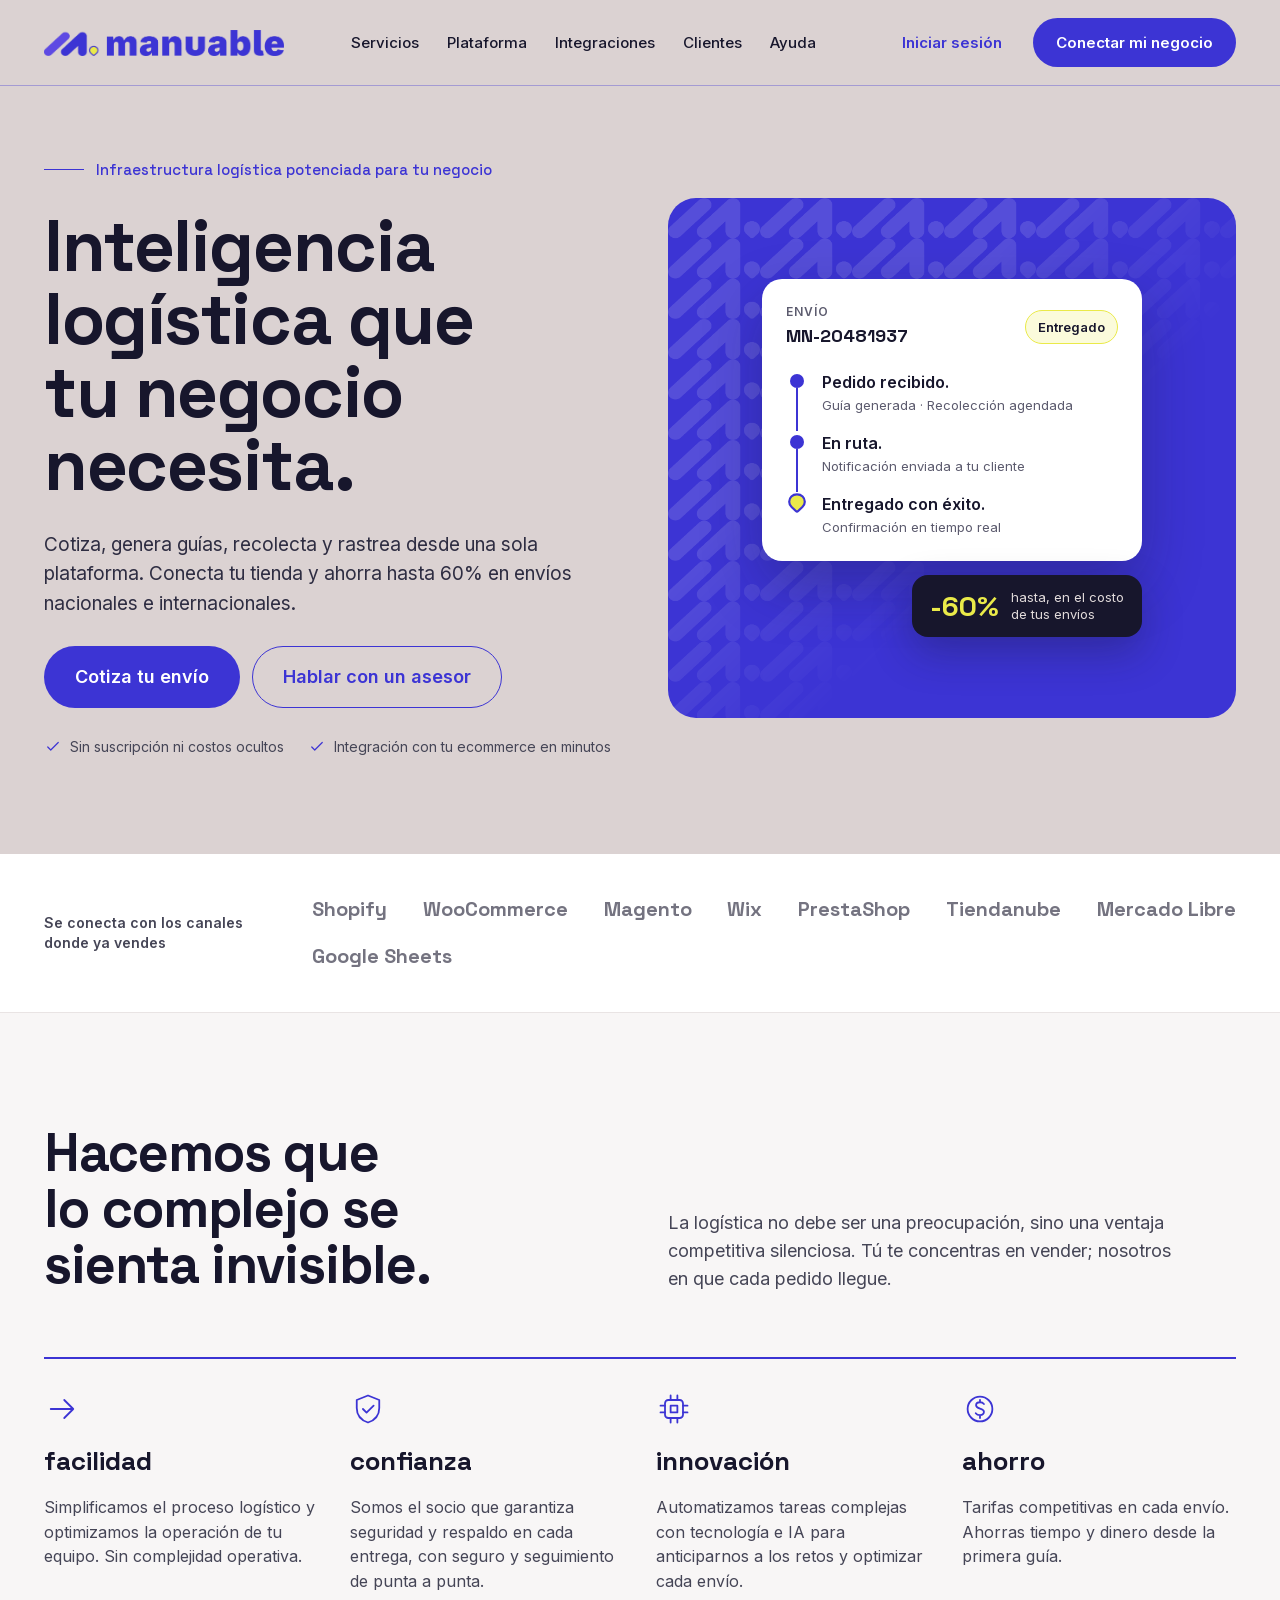
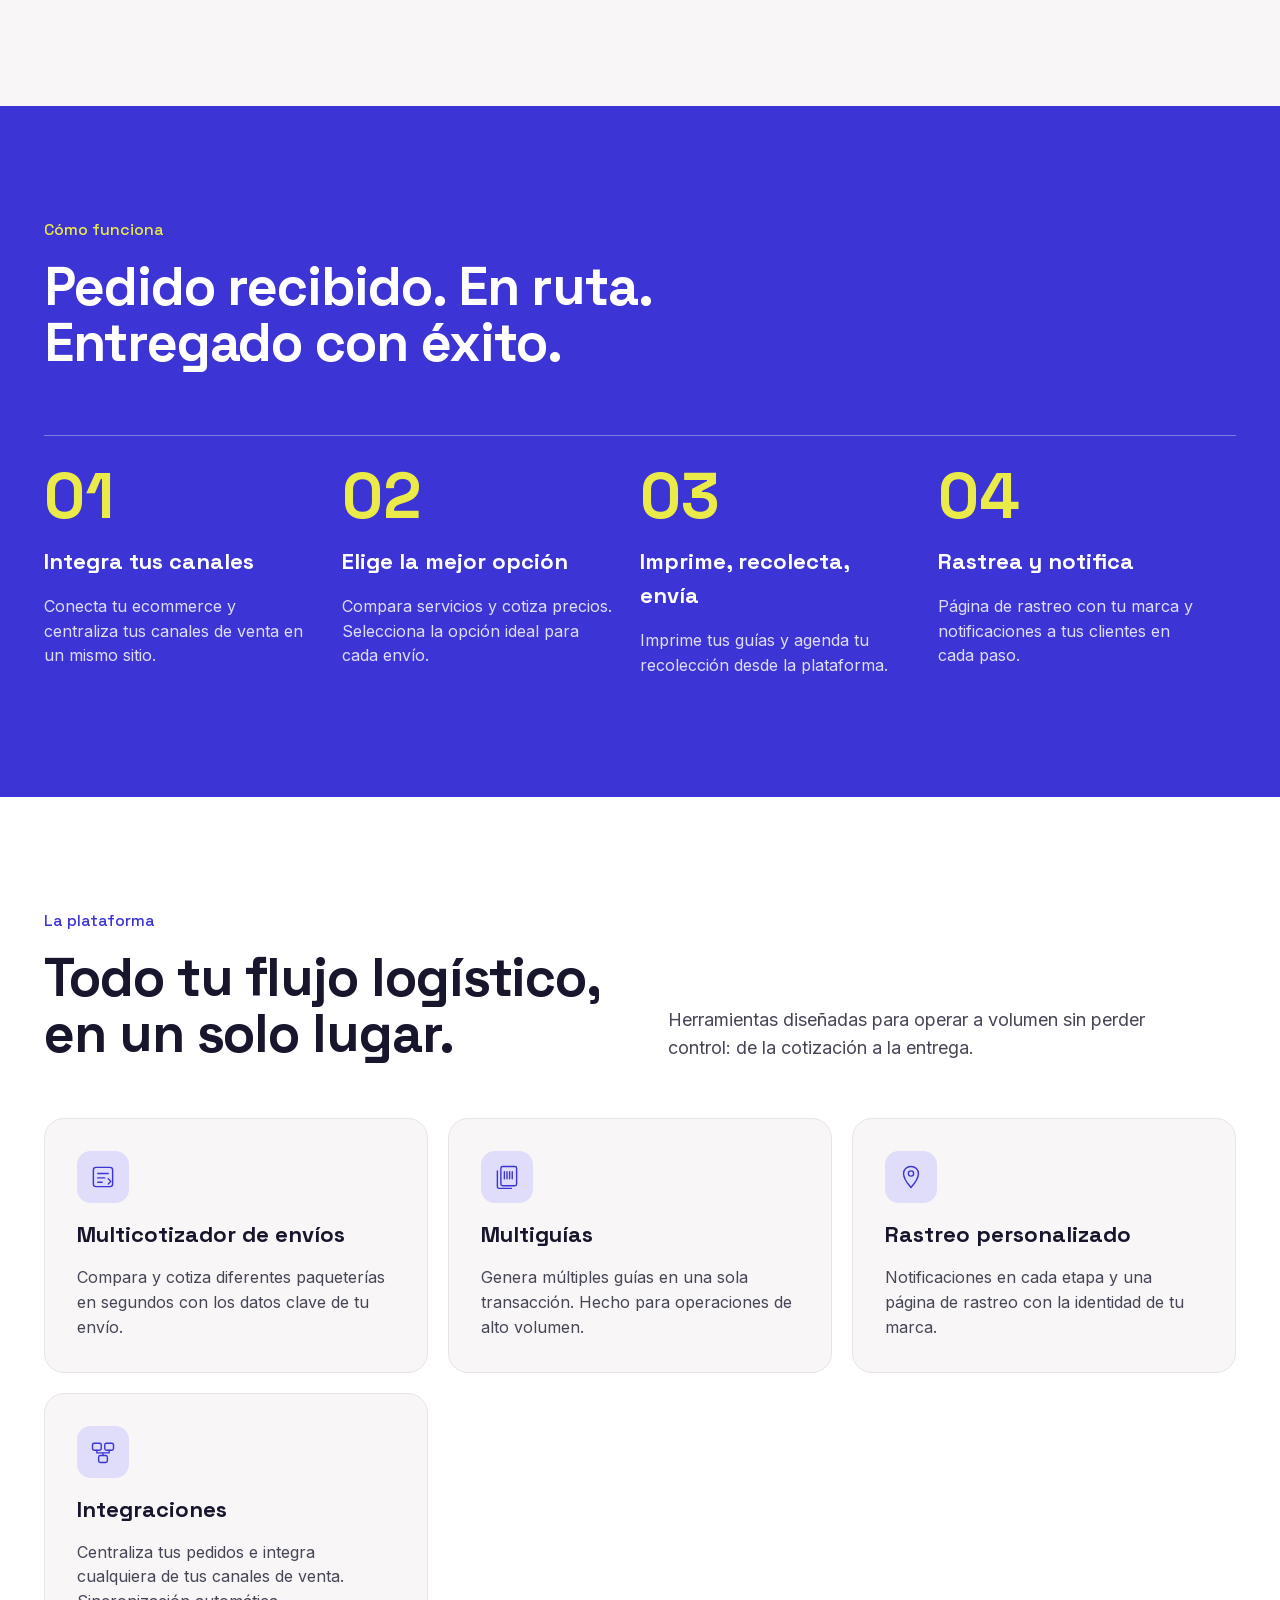
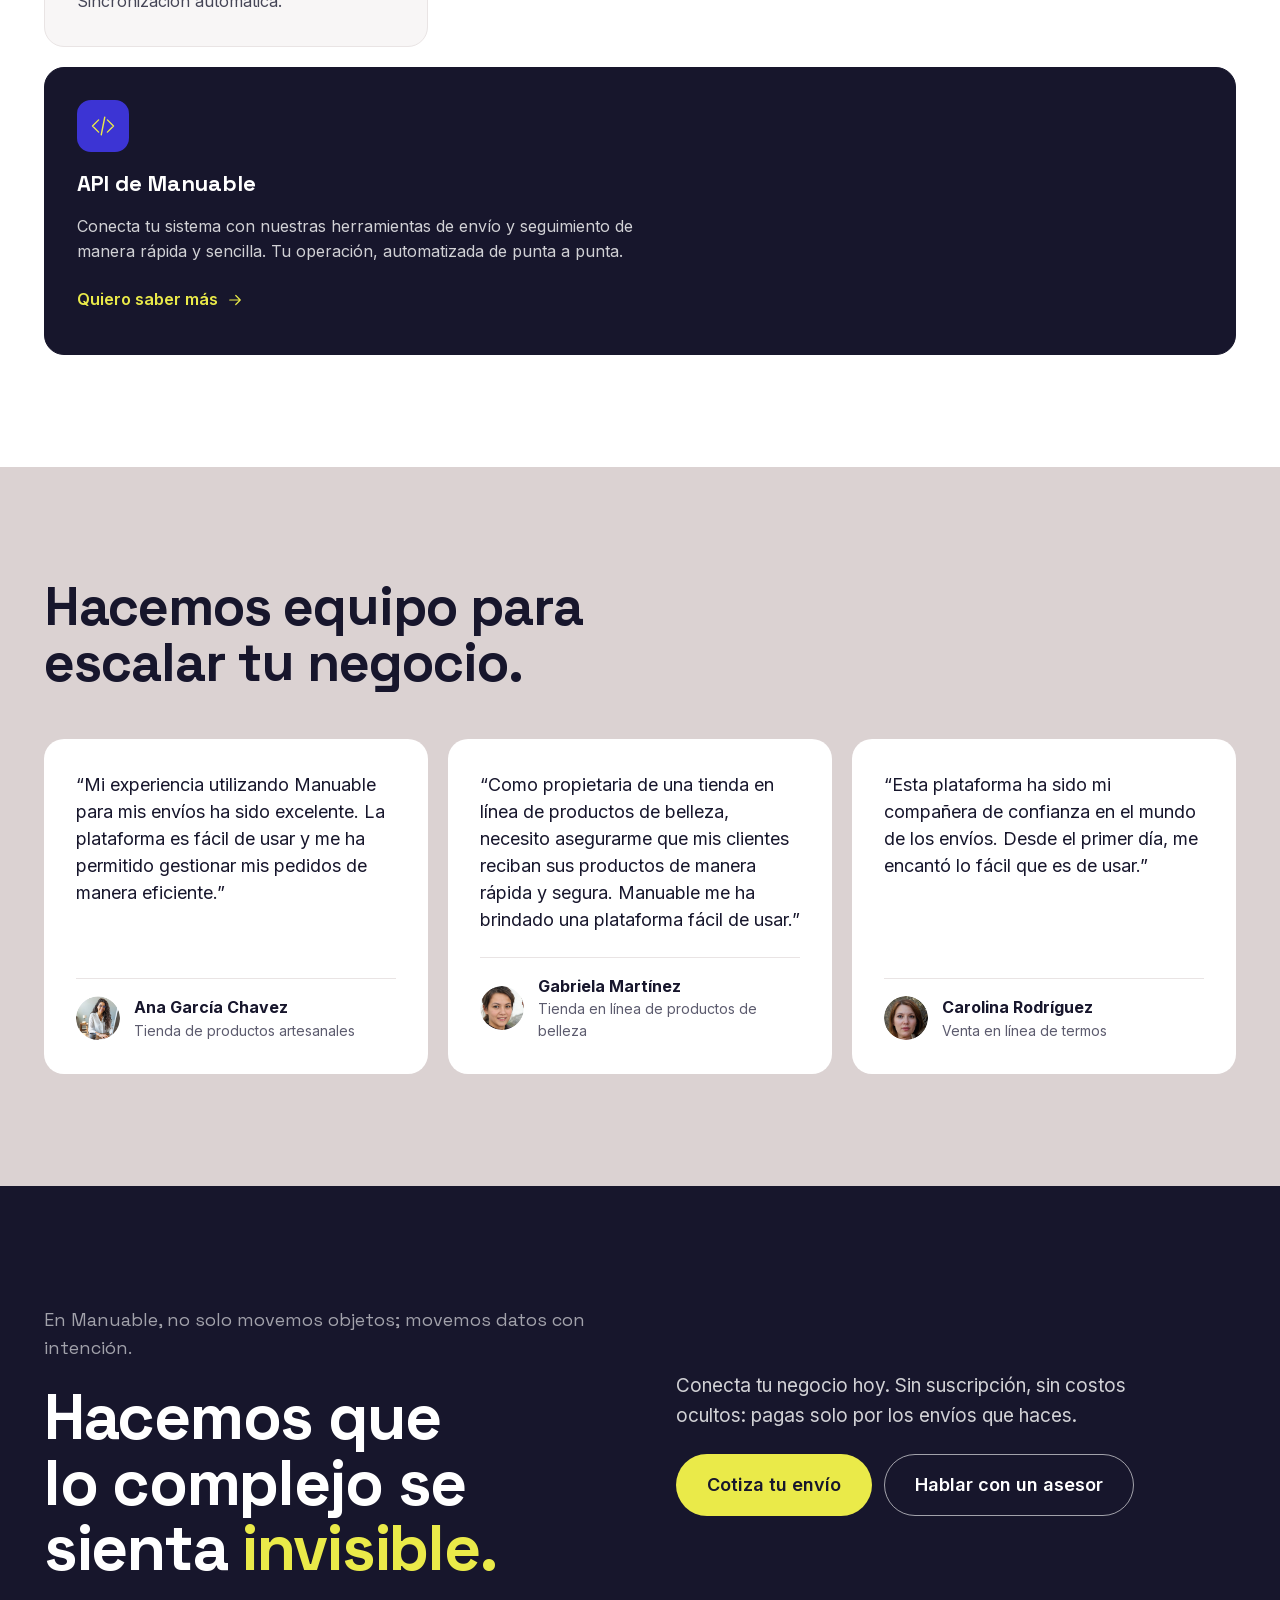
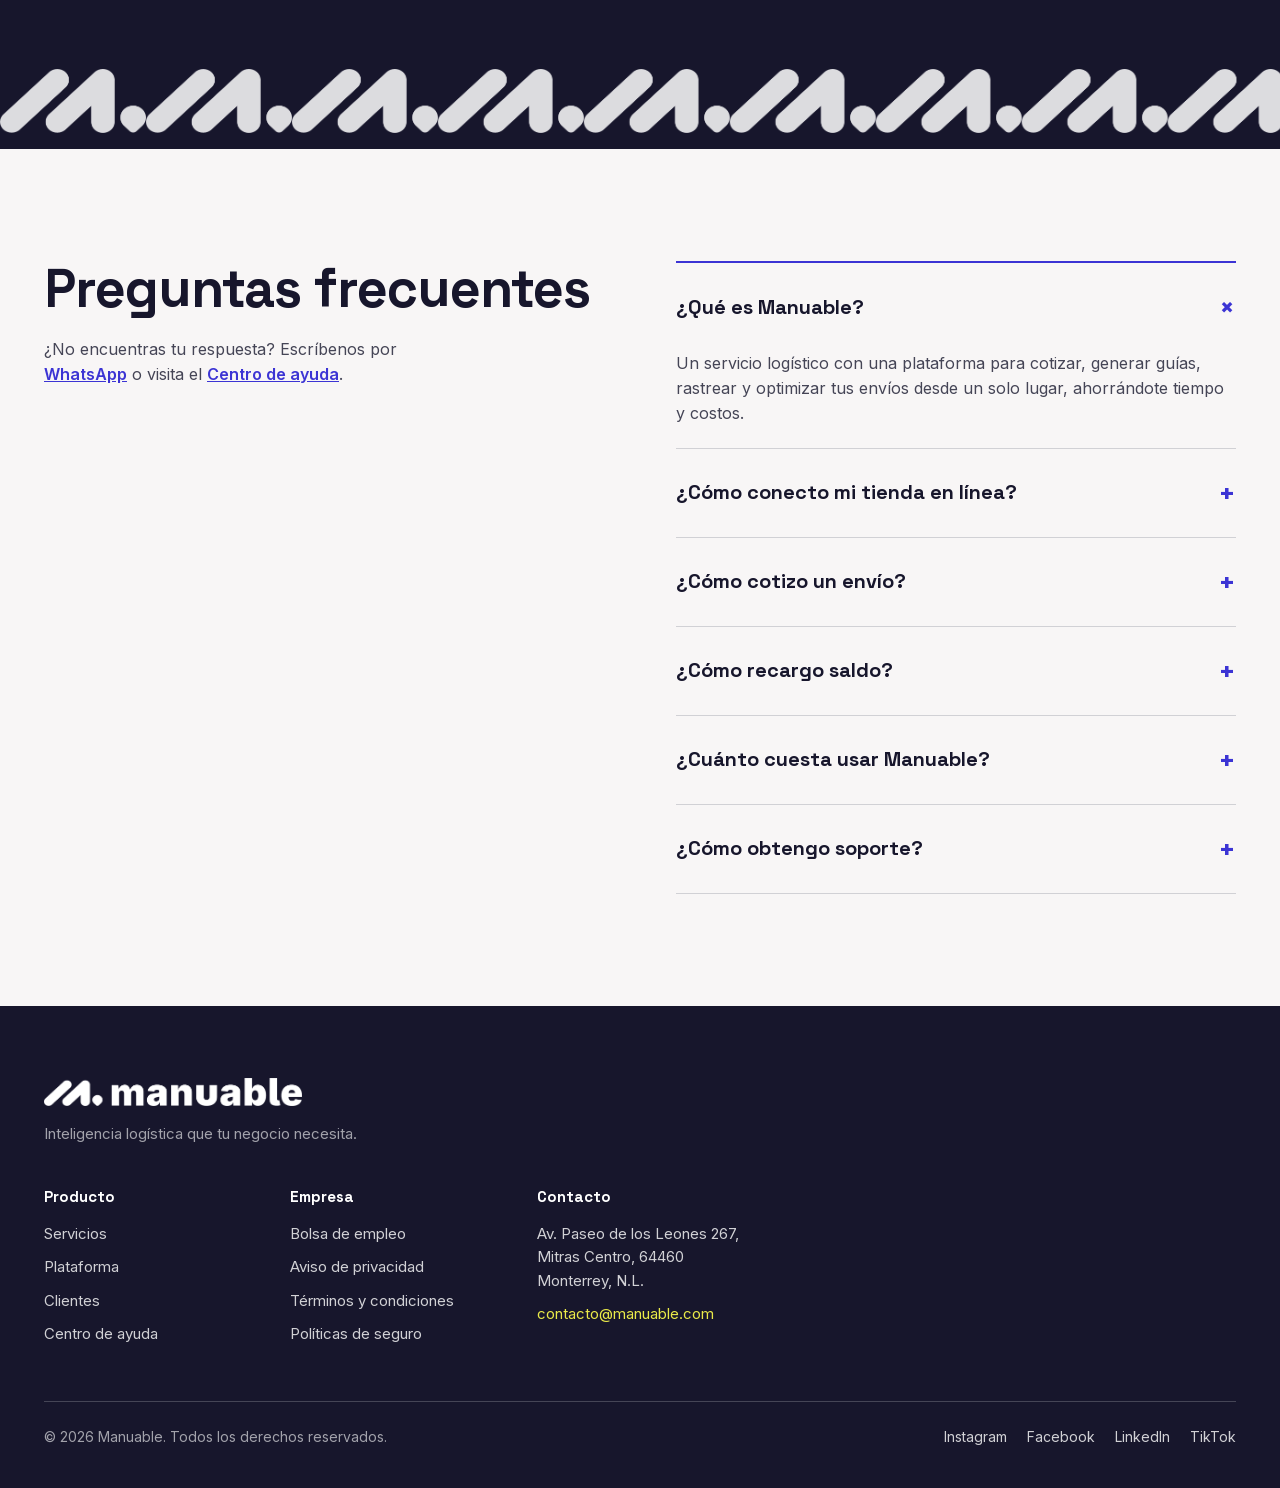
<file: indexv2.html>
<!DOCTYPE html>
<html lang="es">

<head>
  <meta charset="UTF-8">
  <meta http-equiv="X-UA-Compatible" content="IE=edge">
  <meta name="viewport" content="width=device-width, initial-scale=1">
  <meta content="Cotiza, genera guías, recolecta y rastrea desde una sola plataforma. Compara DHL, FedEx, UPS, Redpack y Estafeta y ahorra hasta 60% en tus envíos nacionales e internacionales." name="description">
  <meta content="Envío, Envíos, Cotizar, Cotización, Comparar, API, DHL, FedEx, UPS, Redpack, Estafeta, Paquete, Documento, Nacional, Internacional" name="keywords">
  <meta name="author" content="Manuable">
  <!-- Versión de prueba del rebranding: quitar noindex al publicarla como index.html -->
  <meta name="robots" content="noindex">
  <meta name="theme-color" content="#3C34D4">
  <title>Manuable - Inteligencia logística para tu negocio</title>
  <link rel="icon" href="assets/favicon.svg" type="image/x-icon">

  <!-- CSS Stylesheets -->
  <link rel="preload" href="assets/v2/fonts/inter-latin.woff2" as="font" type="font/woff2" crossorigin>
  <link rel="preload" href="assets/v2/fonts/space-grotesk-latin.woff2" as="font" type="font/woff2" crossorigin>
  <link rel="stylesheet" href="assets/v2/landing.css">

  <!-- Google Tag Manager -->
   <script defer>(function(w,d,s,l,i){w[l]=w[l]||[];w[l].push({'gtm.start': new Date().getTime(),event:'gtm.js'});var f=d.getElementsByTagName(s)[0], j=d.createElement(s),dl=l!='dataLayer'?'&l='+l:'';j.async=true;j.src= 'https://www.googletagmanager.com/gtm.js?id='+i+dl;f.parentNode.insertBefore(j,f); })(window,document,'script','dataLayer','GTM-5DFG7989');</script>
   <!-- End Google Tag Manager -->
</head>

<body>
  <!-- Google Tag Manager (noscript) --> <noscript><iframe src="https://www.googletagmanager.com/ns.html?id=GTM-5DFG7989" height="0" width="0" style="display:none;visibility:hidden"></iframe></noscript> <!-- End Google Tag Manager (noscript) -->
  <div class="lp">

    <!-- NAV -->
    <header class="lp-header">
      <nav class="wrap lp-nav" aria-label="Principal">
        <a href="#inicio" class="lp-logo" aria-label="Manuable, inicio">
          <img src="assets/v2/img/logo.png" alt="manuable">
        </a>
        <div class="lp-links">
          <a class="navlink" href="#servicios">Servicios</a>
          <a class="navlink" href="#plataforma">Plataforma</a>
          <a class="navlink" href="#integraciones">Integraciones</a>
          <a class="navlink" href="#testimonios">Clientes</a>
          <a class="navlink" href="#ayuda">Ayuda</a>
        </div>
        <div class="lp-actions">
          <a class="btn btn-ghost" href="https://app.manuable.com/">Iniciar sesión</a>
          <a class="btn btn-primary" href="https://app.manuable.com/users/sign_up">Conectar mi negocio</a>
        </div>
        <button class="lp-burger" type="button" aria-label="Abrir menú" aria-expanded="false" aria-controls="menu-movil"><svg class="ic ic-open" viewBox="0 0 24 24" width="22" height="22"><path d="M4 7h16M4 12h16M4 17h16"></path></svg><svg class="ic ic-close" viewBox="0 0 24 24" width="22" height="22"><path d="M6 6l12 12M18 6L6 18"></path></svg></button>
      </nav>
      <div id="menu-movil" class="wrap lp-mobile">
        <a class="navlink" href="#servicios">Servicios</a>
        <a class="navlink" href="#plataforma">Plataforma</a>
        <a class="navlink" href="#integraciones">Integraciones</a>
        <a class="navlink" href="#testimonios">Clientes</a>
        <a class="navlink" href="#ayuda">Ayuda</a>
        <div class="lp-mobile-actions">
          <a class="btn btn-outline" href="https://app.manuable.com/">Iniciar sesión</a>
          <a class="btn btn-primary" href="https://app.manuable.com/users/sign_up">Conectar mi negocio</a>
        </div>
      </div>
    </header>

    <!-- HERO -->
    <section id="inicio" class="hero">
      <div class="wrap hero-grid">
        <div class="hero-copy">
          <div class="hero-tag">Infraestructura logística potenciada para tu negocio</div>
          <h1>Inteligencia logística que tu negocio necesita.</h1>
          <p class="hero-lead">Cotiza, genera guías, recolecta y rastrea desde una sola plataforma. Conecta tu tienda y ahorra hasta 60% en envíos nacionales e internacionales.</p>
          <div class="btn-row">
            <a class="btn btn-primary btn-lg" href="https://app.manuable.com/users/sign_up">Cotiza tu envío</a>
            <a class="btn btn-outline btn-lg" href="https://api.whatsapp.com/send?phone=8131849121" target="_blank" rel="noopener">Hablar con un asesor</a>
          </div>
          <div class="hero-checks">
            <span><svg class="ic" viewBox="0 0 24 24" width="18" height="18"><path d="M5 12l4 4L19 6"></path></svg>Sin suscripción ni costos ocultos</span>
            <span><svg class="ic" viewBox="0 0 24 24" width="18" height="18"><path d="M5 12l4 4L19 6"></path></svg>Integración con tu ecommerce en minutos</span>
          </div>
        </div>

        <!-- Hero visual -->
        <div class="hero-visual" aria-hidden="true">
          <div class="pat-diag"></div>
          <div class="hero-cards">
            <div class="ship-card">
              <div class="ship-head">
                <div>
                  <span class="ship-label">Envío</span>
                  <span class="ship-id">MN-20481937</span>
                </div>
                <span class="badge">Entregado</span>
              </div>
              <div>
                <div class="step">
                  <div class="step-rail"><span class="step-dot"></span><span class="step-line"></span></div>
                  <div class="step-body"><div class="step-title">Pedido recibido.</div><div class="step-sub">Guía generada · Recolección agendada</div></div>
                </div>
                <div class="step">
                  <div class="step-rail"><span class="step-dot"></span><span class="step-line"></span></div>
                  <div class="step-body"><div class="step-title">En ruta.</div><div class="step-sub">Notificación enviada a tu cliente</div></div>
                </div>
                <div class="step">
                  <div class="step-rail"><svg viewBox="0 0 24 26" width="22" height="24"><path d="M12 2.5c5 0 8.5 3.4 8.5 8 0 2.4-1 4.2-2.6 5.7l-4.6 4.4a1.9 1.9 0 0 1-2.6 0L6.1 16.2C4.5 14.7 3.5 12.9 3.5 10.5c0-4.6 3.5-8 8.5-8z" fill="#EAEA49" stroke="#3C34D4" stroke-width="2.4"></path></svg></div>
                  <div class="step-body"><div class="step-title">Entregado con éxito.</div><div class="step-sub">Confirmación en tiempo real</div></div>
                </div>
              </div>
            </div>
            <div class="saving-chip">
              <strong>-60%</strong>
              <span>hasta, en el costo<br>de tus envíos</span>
            </div>
          </div>
        </div>
      </div>
    </section>

    <!-- INTEGRACIONES -->
    <section id="integraciones" class="integrations">
      <div class="wrap integrations-row">
        <p>Se conecta con los canales donde ya vendes</p>
        <ul class="brand-list">
          <li>Shopify</li><li>WooCommerce</li><li>Magento</li><li>Wix</li><li>PrestaShop</li><li>Tiendanube</li><li>Mercado Libre</li><li>Google Sheets</li>
        </ul>
      </div>
    </section>

    <!-- PILARES -->
    <section id="beneficios">
      <div class="wrap sec">
        <div class="split">
          <h2 class="h2">Hacemos que lo complejo se sienta invisible.</h2>
          <p class="lead">La logística no debe ser una preocupación, sino una ventaja competitiva silenciosa. Tú te concentras en vender; nosotros en que cada pedido llegue.</p>
        </div>
        <div class="pillars">
          <div class="pillar">
            <svg class="ic" viewBox="0 0 32 32" width="36" height="36"><path d="M6 16h20M18 8l8 8-8 8"></path></svg>
            <h3>facilidad</h3>
            <p>Simplificamos el proceso logístico y optimizamos la operación de tu equipo. Sin complejidad operativa.</p>
          </div>
          <div class="pillar">
            <svg class="ic" viewBox="0 0 32 32" width="36" height="36"><path d="M16 4l10 4v7c0 6.5-4.3 11-10 13-5.7-2-10-6.5-10-13V8z"></path><path d="M11.5 16l3.2 3.2L21 13"></path></svg>
            <h3>confianza</h3>
            <p>Somos el socio que garantiza seguridad y respaldo en cada entrega, con seguro y seguimiento de punta a punta.</p>
          </div>
          <div class="pillar">
            <svg class="ic" viewBox="0 0 32 32" width="36" height="36"><rect x="8" y="8" width="16" height="16" rx="3"></rect><path d="M13 4v4M19 4v4M13 24v4M19 24v4M4 13h4M4 19h4M24 13h4M24 19h4"></path><path d="M13 13h6v6h-6z"></path></svg>
            <h3>innovación</h3>
            <p>Automatizamos tareas complejas con tecnología e IA para anticiparnos a los retos y optimizar cada envío.</p>
          </div>
          <div class="pillar">
            <svg class="ic" viewBox="0 0 32 32" width="36" height="36"><circle cx="16" cy="16" r="11"></circle><path d="M19.5 11.5c-.8-1-2-1.5-3.5-1.5-2 0-3.5 1-3.5 2.7 0 3.8 7 2 7 5.8 0 1.7-1.5 2.9-3.5 2.9-1.6 0-3-.6-3.8-1.7M16 8v2M16 22v2"></path></svg>
            <h3>ahorro</h3>
            <p>Tarifas competitivas en cada envío. Ahorras tiempo y dinero desde la primera guía.</p>
          </div>
        </div>
      </div>
    </section>

    <!-- COMO FUNCIONA -->
    <section id="servicios" class="how">
      <div class="wrap sec">
        <div class="stack how-head">
          <span class="eyebrow">Cómo funciona</span>
          <h2 class="h2">Pedido recibido. En ruta. Entregado con éxito.</h2>
        </div>
        <div class="how-grid">
          <div class="how-step">
            <span class="how-num">01</span>
            <h3>Integra tus canales</h3>
            <p>Conecta tu ecommerce y centraliza tus canales de venta en un mismo sitio.</p>
          </div>
          <div class="how-step">
            <span class="how-num">02</span>
            <h3>Elige la mejor opción</h3>
            <p>Compara servicios y cotiza precios. Selecciona la opción ideal para cada envío.</p>
          </div>
          <div class="how-step">
            <span class="how-num">03</span>
            <h3>Imprime, recolecta, envía</h3>
            <p>Imprime tus guías y agenda tu recolección desde la plataforma.</p>
          </div>
          <div class="how-step">
            <span class="how-num">04</span>
            <h3>Rastrea y notifica</h3>
            <p>Página de rastreo con tu marca y notificaciones a tus clientes en cada paso.</p>
          </div>
        </div>
      </div>
    </section>

    <!-- PLATAFORMA -->
    <section id="plataforma" class="platform">
      <div class="wrap sec">
        <div class="split">
          <div class="stack">
            <span class="eyebrow">La plataforma</span>
            <h2 class="h2">Todo tu flujo logístico, en un solo lugar.</h2>
          </div>
          <p class="lead">Herramientas diseñadas para operar a volumen sin perder control: de la cotización a la entrega.</p>
        </div>
        <div class="features">
          <article class="feature">
            <span class="feature-ic"><svg class="ic" viewBox="0 0 32 32" width="28" height="28"><rect x="5" y="5" width="22" height="22" rx="3"></rect><path d="M10 12h12M10 17h8M10 22h5"></path><path d="M22 18l3 3-3 3"></path></svg></span>
            <h3>Multicotizador de envíos</h3>
            <p>Compara y cotiza diferentes paqueterías en segundos con los datos clave de tu envío.</p>
          </article>
          <article class="feature">
            <span class="feature-ic"><svg class="ic" viewBox="0 0 32 32" width="28" height="28"><rect x="9" y="4" width="18" height="22" rx="2"></rect><path d="M5 9v18a2 2 0 0 0 2 2h14"></path><path d="M13 10v8M16 10v8M19 10v8M22 10v8"></path></svg></span>
            <h3>Multiguías</h3>
            <p>Genera múltiples guías en una sola transacción. Hecho para operaciones de alto volumen.</p>
          </article>
          <article class="feature">
            <span class="feature-ic"><svg class="ic" viewBox="0 0 32 32" width="28" height="28"><path d="M16 4c5 0 8.5 3.5 8.5 8.2 0 6-8.5 15.8-8.5 15.8S7.5 18.2 7.5 12.2C7.5 7.5 11 4 16 4z"></path><circle cx="16" cy="12" r="3"></circle></svg></span>
            <h3>Rastreo personalizado</h3>
            <p>Notificaciones en cada etapa y una página de rastreo con la identidad de tu marca.</p>
          </article>
          <article class="feature">
            <span class="feature-ic"><svg class="ic" viewBox="0 0 32 32" width="28" height="28"><rect x="4" y="6" width="10" height="8" rx="2"></rect><rect x="18" y="6" width="10" height="8" rx="2"></rect><rect x="11" y="20" width="10" height="8" rx="2"></rect><path d="M9 14v3h14v-3M16 17v3"></path></svg></span>
            <h3>Integraciones</h3>
            <p>Centraliza tus pedidos e integra cualquiera de tus canales de venta. Sincronización automática.</p>
          </article>
          <article class="feature feature-dark">
            <span class="feature-ic"><svg class="ic" viewBox="0 0 32 32" width="28" height="28"><path d="M11 9l-7 7 7 7M21 9l7 7-7 7M18 6l-4 20"></path></svg></span>
            <h3>API de Manuable</h3>
            <p>Conecta tu sistema con nuestras herramientas de envío y seguimiento de manera rápida y sencilla. Tu operación, automatizada de punta a punta.</p>
            <a class="feature-link" href="https://api.whatsapp.com/send?phone=8131849121" target="_blank" rel="noopener">Quiero saber más <svg class="ic" viewBox="0 0 24 24" width="18" height="18"><path d="M5 12h14M13 6l6 6-6 6"></path></svg></a>
          </article>
        </div>
      </div>
    </section>

    <!-- TESTIMONIOS -->
    <section id="testimonios" class="testimonials">
      <div class="wrap sec">
        <h2 class="h2">Hacemos equipo para escalar tu negocio.</h2>
        <div class="quotes">
          <figure class="quote">
            <blockquote>“Mi experiencia utilizando Manuable para mis envíos ha sido excelente. La plataforma es fácil de usar y me ha permitido gestionar mis pedidos de manera eficiente.”</blockquote>
            <figcaption><img src="assets/v2/img/customer1.png" alt=""><div><span class="quote-name">Ana García Chavez</span><span class="quote-role">Tienda de productos artesanales</span></div></figcaption>
          </figure>
          <figure class="quote">
            <blockquote>“Como propietaria de una tienda en línea de productos de belleza, necesito asegurarme que mis clientes reciban sus productos de manera rápida y segura. Manuable me ha brindado una plataforma fácil de usar.”</blockquote>
            <figcaption><img src="assets/v2/img/customer2.png" alt=""><div><span class="quote-name">Gabriela Martínez</span><span class="quote-role">Tienda en línea de productos de belleza</span></div></figcaption>
          </figure>
          <figure class="quote">
            <blockquote>“Esta plataforma ha sido mi compañera de confianza en el mundo de los envíos. Desde el primer día, me encantó lo fácil que es de usar.”</blockquote>
            <figcaption><img src="assets/v2/img/customer3.png" alt=""><div><span class="quote-name">Carolina Rodríguez</span><span class="quote-role">Venta en línea de termos</span></div></figcaption>
          </figure>
        </div>
      </div>
    </section>

    <!-- MANIFIESTO + CTA -->
    <section id="cotizar" class="cta">
      <div class="wrap cta-grid">
        <div class="stack">
          <p class="cta-kicker">En Manuable, no solo movemos objetos; movemos datos con intención.</p>
          <h2>Hacemos que lo complejo se sienta <span>invisible.</span></h2>
        </div>
        <div class="stack">
          <p class="cta-text">Conecta tu negocio hoy. Sin suscripción, sin costos ocultos: pagas solo por los envíos que haces.</p>
          <div class="btn-row">
            <a class="btn btn-yellow btn-lg" href="https://app.manuable.com/users/sign_up">Cotiza tu envío</a>
            <a class="btn btn-outline-light btn-lg" href="https://api.whatsapp.com/send?phone=8131849121" target="_blank" rel="noopener">Hablar con un asesor</a>
          </div>
        </div>
      </div>
      <div class="pat-row" aria-hidden="true"></div>
    </section>

    <!-- FAQ -->
    <section id="ayuda">
      <div class="wrap sec faq-grid">
        <div class="faq-intro">
          <h2 class="h2">Preguntas frecuentes</h2>
          <p>¿No encuentras tu respuesta? Escríbenos por <a href="https://api.whatsapp.com/send?phone=8131849121" target="_blank" rel="noopener">WhatsApp</a> o visita el <a href="https://manuable.com/ayuda/es" target="_blank" rel="noopener">Centro de ayuda</a>.</p>
        </div>
        <div class="faq-list">
          <details open>
            <summary>¿Qué es Manuable?<span class="faq-plus" aria-hidden="true">+</span></summary>
            <p>Un servicio logístico con una plataforma para cotizar, generar guías, rastrear y optimizar tus envíos desde un solo lugar, ahorrándote tiempo y costos.</p>
          </details>
          <details>
            <summary>¿Cómo conecto mi tienda en línea?<span class="faq-plus" aria-hidden="true">+</span></summary>
            <p>Desde la sección E-Commerce de la plataforma: selecciona tu tienda e ingresa tus datos de acceso. Tus pedidos y productos se sincronizan automáticamente.</p>
          </details>
          <details>
            <summary>¿Cómo cotizo un envío?<span class="faq-plus" aria-hidden="true">+</span></summary>
            <p>Ingresa origen, destino, peso y dimensiones. Comparas tarifas y tiempos de entrega de distintas paqueterías al instante.</p>
          </details>
          <details>
            <summary>¿Cómo recargo saldo?<span class="faq-plus" aria-hidden="true">+</span></summary>
            <p>Con OXXO, PayPal, Banregio o transferencia electrónica. Verás la comisión de cada método antes de pagar.</p>
          </details>
          <details>
            <summary>¿Cuánto cuesta usar Manuable?<span class="faq-plus" aria-hidden="true">+</span></summary>
            <p>Usar la plataforma es gratis: sin suscripción ni costos ocultos. Solo pagas tus envíos.</p>
          </details>
          <details>
            <summary>¿Cómo obtengo soporte?<span class="faq-plus" aria-hidden="true">+</span></summary>
            <p>Nuestro equipo de soporte te atiende por WhatsApp o en <a href="mailto:contacto@manuable.com">contacto@manuable.com</a>.</p>
          </details>
        </div>
      </div>
    </section>

    <!-- FOOTER -->
    <footer class="lp-footer" id="contacto">
      <div class="wrap footer-inner">
        <div class="footer-grid">
          <div class="footer-brand">
            <img src="assets/v2/img/logo-blanco.png" alt="manuable">
            <p>Inteligencia logística que tu negocio necesita.</p>
          </div>
          <div class="footer-col">
            <span class="footer-title">Producto</span>
            <a href="#servicios">Servicios</a>
            <a href="#plataforma">Plataforma</a>
            <a href="#testimonios">Clientes</a>
            <a href="https://manuable.com/ayuda/es" target="_blank" rel="noopener">Centro de ayuda</a>
          </div>
          <div class="footer-col">
            <span class="footer-title">Empresa</span>
            <a href="https://app.manuable.com/jobs/new" target="_blank" rel="noopener">Bolsa de empleo</a>
            <a href="https://drive.google.com/file/d/1ZJyNj-MozOBlrOQ5ZlbLn8BTQtP6AYM0/view?usp=drive_link" target="_blank" rel="noopener">Aviso de privacidad</a>
            <a href="https://drive.google.com/file/d/1zOR4wpCx88KSLCtEqbfVc0JhT9zsEctW/view?usp=sharing" target="_blank" rel="noopener">Términos y condiciones</a>
            <a href="https://drive.google.com/file/d/1QF3fyJqPHnVupSg6A-muzB9CabrdVFlY/view?usp=sharing" target="_blank" rel="noopener">Políticas de seguro</a>
          </div>
          <div class="footer-col">
            <span class="footer-title">Contacto</span>
            <span>Av. Paseo de los Leones 267, Mitras Centro, 64460 Monterrey, N.L.</span>
            <a class="footer-mail" href="mailto:contacto@manuable.com">contacto@manuable.com</a>
          </div>
        </div>
        <div class="footer-bottom">
          <span>© 2026 Manuable. Todos los derechos reservados.</span>
          <div class="footer-social">
            <a href="https://www.instagram.com/manuable" target="_blank" rel="noopener">Instagram</a>
            <a href="https://facebook.com/manuable/" target="_blank" rel="noopener">Facebook</a>
            <a href="https://www.linkedin.com/company/manuable/" target="_blank" rel="noopener">LinkedIn</a>
            <a href="https://www.tiktok.com/@manuable" target="_blank" rel="noopener">TikTok</a>
          </div>
        </div>
      </div>
    </footer>

  </div>

  <!-- JavaScript -->
  <script src="assets/v2/landing.js"></script>

  <script>
    function initFreshChat() {
      window.fcWidget.init({
        token: "5654b005-2182-4a7a-8a89-6eb2640144fb",
        host: "https://wchat.freshchat.com",
        config: {
          headerProperty: {
            backgroundColor: '#3C34D4',
            foregroundColor: '#ffffff',
            appName: 'Manuable'
          },
          content: {
            headers: {
              push_notification: "¡No te pierdas ninguna respuesta! ¿Quieres activar las notificaciones automáticas?",
              push_notify_no: "No gracias",
              push_notify_yes: "¡Sí!",
              channel_response: {
                offline: 'Estamos momentáneamente inactivos. Por favor, déjanos un mensaje',
                online: {
                  minutes: {
                    one: "Actualmente respondiendo en {!time!} minutos",
                    more: "Normalmente nos comunicamos contigo en {!time!} minutos"
                  },
                  hours: {
                    one: "Actualmente respondiendo en menos de una hora",
                    more: "Normalmente nos comunicamos contigo en {!time!} horas",
                  }
                }
              }
            }
          },
          agent: {
            hideName: false,
            hidePic: false,
            hideBio: false,
          },
        }
      });
    }

    function initialize(i, t) {
      var e;
      if (i.getElementById(t)) {
        initFreshChat();
      } else {
        e = i.createElement("script");
        e.id = t;
        e.async = true;
        e.src = "https://wchat.freshchat.com/js/widget.js";
        e.onload = initFreshChat;
        i.head.appendChild(e);
      }
    }

    function initiateCall() {
      initialize(document, "freshchat-js-sdk");
    }

    window.addEventListener ? window.addEventListener("load", initiateCall, false) :
      window.attachEvent("onload", initiateCall);
    window.addEventListener("beforeunload", () => {
      window.fcWidget && window.fcWidget.destroy();
    });
  </script>
</body>

</html>
</file>
<file: assets/v2/landing.css>
/* Manuable — rebranding */
@font-face{font-family:'Inter';font-style:normal;font-weight:400 700;font-display:swap;src:url("fonts/inter-latin.woff2") format('woff2')}
@font-face{font-family:'Space Grotesk';font-style:normal;font-weight:400 700;font-display:swap;src:url("fonts/space-grotesk-latin.woff2") format('woff2')}

:root{
  --m-primary:#3C34D4;
  --m-primary-dark:#2A23A8;
  --m-primary-soft:#DFDDF9;
  --m-yellow:#EAEA49;
  --m-yellow-soft:#FBFBDB;
  --m-ink:#17162C;
  --m-ink-2:#2E2D42;
  --m-text:#454556;
  --m-muted:#5C5B6E;
  --m-gray:#747380;
  --m-gray-2:#A2A2AB;
  --m-gray-3:#D1D1D5;
  --m-sand:#DBD2D2;
  --m-sand-2:#E2DBDB;
  --m-paper:#F8F6F6;
  --m-line:#E9E4E4;
  --m-white:#FFFFFF;
  --font-display:'Space Grotesk',system-ui,sans-serif;
  --font-body:'Inter',system-ui,-apple-system,'Segoe UI',sans-serif;
}

html{scroll-behavior:smooth;scroll-padding-top:var(--header-h,84px)}
@media (prefers-reduced-motion: reduce){html{scroll-behavior:auto}}
body{margin:0;background:var(--m-paper)}
a{color:var(--m-primary)}
a:hover{color:var(--m-primary-dark)}
a:focus-visible,button:focus-visible,summary:focus-visible{outline:3px solid var(--m-primary);outline-offset:3px}

.lp{container:lp / inline-size;font-family:var(--font-body);color:var(--m-ink);background:var(--m-paper);font-size:16px;line-height:1.55;overflow-x:clip}
.lp h1,.lp h2,.lp h3{margin:0;font-family:var(--font-display);font-weight:700}
.lp p{margin:0}
.wrap{max-width:1240px;margin:0 auto;padding-left:24px;padding-right:24px;box-sizing:border-box}
.sec{padding-top:112px;padding-bottom:112px;display:flex;flex-direction:column;gap:64px}
.h2{font-size:clamp(36px,4.2cqi,56px);line-height:1.04;letter-spacing:-0.02em;text-wrap:balance}
.lead{font-size:18px;color:var(--m-text);max-width:520px;text-wrap:pretty}
.eyebrow{font-family:var(--font-display);font-weight:500;color:var(--m-primary)}
.split{display:grid;grid-template-columns:repeat(auto-fit,minmax(min(420px,100%),1fr));gap:24px 56px;align-items:end}
.stack{display:flex;flex-direction:column;gap:16px}

.ic{fill:none;stroke:currentColor;stroke-width:1.6;stroke-linecap:round;stroke-linejoin:round}
.pat-diag{background-image:url("img/patron.png");background-size:92px auto;background-repeat:repeat;background-position:0 0}
.pat-row{background-image:url("img/patron.png");background-size:auto 64px;background-repeat:repeat-x;background-position:0 50%}

/* Botones */
.btn{text-decoration:none;font-weight:600;font-size:15px;padding:12px 22px;border-radius:999px;min-height:44px;box-sizing:border-box;display:inline-flex;align-items:center;justify-content:center;border:1.5px solid transparent;transition:background .15s}
.btn-lg{font-size:18px;padding:16px 30px;min-height:56px}
.btn-primary{background:var(--m-primary);color:var(--m-white)}
.btn-primary:hover{background:var(--m-primary-dark);color:var(--m-white)}
.btn-ghost{color:var(--m-primary);padding-left:18px;padding-right:18px}
.btn-ghost:hover{background:rgba(60,52,212,0.08);color:var(--m-primary)}
.btn-outline{color:var(--m-primary);border-color:var(--m-primary)}
.btn-outline:hover{background:rgba(60,52,212,0.08);color:var(--m-primary)}
.btn-yellow{background:var(--m-yellow);color:var(--m-ink)}
.btn-yellow:hover{background:#DADA35;color:var(--m-ink)}
.btn-outline-light{color:var(--m-white);border-color:rgba(255,255,255,0.6)}
.btn-outline-light:hover{background:rgba(255,255,255,0.08);color:var(--m-white)}
.btn-row{display:flex;flex-wrap:wrap;gap:12px}

/* Header */
.lp-header{position:sticky;top:0;z-index:50;background:var(--m-sand);border-bottom:1px solid rgba(60,52,212,0.35);transition:box-shadow .2s}
.lp-header.is-scrolled{box-shadow:0 6px 24px rgba(23,22,44,0.12)}
.lp-nav{padding-top:18px;padding-bottom:18px;display:flex;flex-wrap:wrap;align-items:center;justify-content:space-between;gap:16px 32px}
.lp-logo{display:flex;align-items:center;min-height:44px}
.lp-logo img{height:26px;width:auto;display:block}
.lp-links{display:flex;flex-wrap:wrap;align-items:center;gap:4px 28px;font-size:15px;font-weight:500}
.navlink{color:var(--m-ink);text-decoration:none;padding:10px 0}
.navlink:hover,.navlink.is-active{color:var(--m-primary)}
.navlink.is-active{box-shadow:inset 0 -2px 0 var(--m-primary)}
.lp-actions{display:flex;align-items:center;gap:12px}
.lp-burger{display:none;width:44px;height:44px;border:0;border-radius:999px;background:var(--m-primary);color:var(--m-white);align-items:center;justify-content:center;cursor:pointer}
.lp-burger .ic-close{display:none}
.lp-header.is-open .lp-burger .ic-open{display:none}
.lp-header.is-open .lp-burger .ic-close{display:block}
.lp-mobile{display:none;padding-bottom:24px;flex-direction:column}
.lp-mobile .navlink{font-weight:600;font-size:18px;padding:14px 0;border-bottom:1px solid rgba(60,52,212,0.18)}
.lp-mobile .btn{font-size:16px;min-height:48px}
.lp-mobile-actions{display:flex;flex-direction:column;gap:12px;padding-top:20px}

/* Hero */
.hero{background:var(--m-sand)}
.hero-grid{padding-top:72px;padding-bottom:96px;display:grid;grid-template-columns:repeat(auto-fit,minmax(min(460px,100%),1fr));gap:56px;align-items:center}
.hero-copy{display:flex;flex-direction:column;gap:28px}
.hero-tag{display:flex;align-items:center;gap:12px;font-family:var(--font-display);font-size:15px;color:var(--m-primary);font-weight:500}
.hero-tag::before{content:"";width:40px;height:1px;background:var(--m-primary);display:block;flex:none}
.hero h1{font-size:clamp(42px,5.6cqi,76px);line-height:1.02;letter-spacing:-0.02em;color:var(--m-ink);text-wrap:balance}
.hero-lead{font-size:19px;line-height:1.55;color:var(--m-ink-2);max-width:540px;text-wrap:pretty}
.hero-checks{display:flex;flex-wrap:wrap;gap:8px 24px;font-size:14px;color:var(--m-text)}
.hero-checks span{display:inline-flex;align-items:center;gap:8px}
.hero-checks svg{color:var(--m-primary)}
.hero-visual{position:relative;background:var(--m-primary);border-radius:28px;min-height:520px;overflow:hidden;display:flex;align-items:center;justify-content:center;padding:40px 24px;box-sizing:border-box}
.hero-visual .pat-diag{position:absolute;inset:0;opacity:0.13;-webkit-mask-image:linear-gradient(135deg,#000 0%,#000 35%,transparent 62%);mask-image:linear-gradient(135deg,#000 0%,#000 35%,transparent 62%)}
.hero-cards{position:relative;width:100%;max-width:380px;display:flex;flex-direction:column;gap:14px}
.ship-card{background:var(--m-white);border-radius:20px;padding:24px;box-shadow:0 24px 60px rgba(23,22,44,0.28);display:flex;flex-direction:column;gap:20px}
.ship-head{display:flex;justify-content:space-between;align-items:center;gap:12px}
.ship-label{display:block;font-size:12px;color:var(--m-muted);text-transform:uppercase;letter-spacing:0.08em;font-weight:600}
.ship-id{display:block;font-family:var(--font-display);font-weight:700;font-size:18px}
.badge{background:var(--m-yellow-soft);color:var(--m-ink);font-size:13px;font-weight:600;padding:6px 12px;border-radius:999px;border:1px solid var(--m-yellow)}
.step{display:flex;gap:14px}
.step-rail{display:flex;flex-direction:column;align-items:center;width:22px;flex:none}
.step-dot{width:14px;height:14px;border-radius:50%;background:var(--m-primary);display:block;margin-top:4px}
.step-line{width:2px;flex:1;background:var(--m-primary);display:block;min-height:28px}
.step-body{padding-bottom:16px}
.step:last-child .step-body{padding-bottom:0}
.step-title{font-weight:600}
.step-sub{font-size:13px;color:var(--m-muted)}
.saving-chip{align-self:flex-end;background:var(--m-ink);color:var(--m-white);border-radius:16px;padding:14px 18px;display:flex;align-items:center;gap:12px;box-shadow:0 16px 40px rgba(23,22,44,0.3)}
.saving-chip strong{font-family:var(--font-display);font-weight:700;font-size:28px;color:var(--m-yellow);line-height:1}
.saving-chip span{font-size:13px;line-height:1.3;color:var(--m-sand-2)}

/* Integraciones */
.integrations{background:var(--m-white);border-bottom:1px solid var(--m-line)}
.integrations-row{padding-top:40px;padding-bottom:40px;display:flex;flex-wrap:wrap;align-items:center;gap:20px 48px}
.integrations-row p{font-size:14px;color:var(--m-text);font-weight:600;flex:0 0 auto;max-width:220px;line-height:1.4}
.brand-list{flex:1 1 560px;display:flex;flex-wrap:wrap;align-items:center;justify-content:space-between;gap:16px 32px;font-family:var(--font-display);font-weight:700;font-size:20px;color:var(--m-gray);list-style:none;margin:0;padding:0}

/* Pilares */
.pillars{display:grid;grid-template-columns:repeat(auto-fit,minmax(min(240px,100%),1fr));gap:40px 32px;border-top:2px solid var(--m-primary);padding-top:32px}
.pillar{display:flex;flex-direction:column;gap:14px}
.pillar svg{color:var(--m-primary)}
.pillar h3{font-size:26px}
.pillar p{color:var(--m-text)}

/* Cómo funciona */
.how{background:var(--m-primary);color:var(--m-white)}
.how .eyebrow{color:var(--m-yellow);font-size:16px}
.how-head{max-width:720px}
.how-grid{display:grid;grid-template-columns:repeat(auto-fit,minmax(min(250px,100%),1fr))}
.how-step{display:flex;flex-direction:column;gap:16px;padding:28px 28px 8px 0;border-top:1px solid rgba(255,255,255,0.35)}
.how-num{font-family:var(--font-display);font-weight:700;font-size:64px;line-height:1;color:var(--m-yellow)}
.how-step h3{font-size:22px}
.how-step p{color:var(--m-primary-soft)}

/* Plataforma */
.platform{background:var(--m-white)}
.platform .sec{gap:56px}
.features{display:grid;grid-template-columns:repeat(auto-fit,minmax(min(340px,100%),1fr));gap:20px}
.feature{background:var(--m-paper);border:1px solid var(--m-line);border-radius:20px;padding:32px;display:flex;flex-direction:column;gap:14px}
.feature-ic{width:52px;height:52px;border-radius:14px;background:var(--m-primary-soft);color:var(--m-primary);display:flex;align-items:center;justify-content:center}
.feature h3{font-size:22px}
.feature p{color:var(--m-text)}
.feature-dark{background:var(--m-ink);border-color:var(--m-ink);color:var(--m-white);grid-column:1 / -1;min-width:0}
.feature-dark .feature-ic{background:var(--m-primary);color:var(--m-yellow)}
.feature-dark p{color:var(--m-gray-3);max-width:560px}
.feature-link{color:var(--m-yellow);font-weight:600;text-decoration:none;display:inline-flex;align-items:center;gap:8px;min-height:44px;margin-top:auto;align-self:flex-start}
.feature-link:hover{color:var(--m-yellow);text-decoration:underline}

/* Testimonios */
.testimonials{background:var(--m-sand)}
.testimonials .sec{gap:48px}
.testimonials .h2{max-width:760px}
.quotes{display:grid;grid-template-columns:repeat(auto-fit,minmax(min(320px,100%),1fr));gap:20px}
.quote{margin:0;background:var(--m-white);border-radius:20px;padding:32px;display:flex;flex-direction:column;gap:24px;justify-content:space-between}
.quote blockquote{margin:0;font-size:18px;line-height:1.5;color:var(--m-ink)}
.quote figcaption{display:flex;align-items:center;gap:14px;border-top:1px solid var(--m-line);padding-top:16px}
.quote figcaption img{width:44px;height:44px;border-radius:50%;object-fit:cover;flex:none}
.quote-name{display:block;font-weight:700}
.quote-role{display:block;font-size:14px;color:var(--m-muted)}

/* CTA */
.cta{background:var(--m-ink);color:var(--m-white)}
.cta-grid{padding-top:120px;padding-bottom:72px;display:grid;grid-template-columns:repeat(auto-fit,minmax(min(440px,100%),1fr));gap:48px 72px;align-items:center}
.cta-kicker{font-family:var(--font-display);font-size:18px;color:var(--m-gray-2)}
.cta h2{font-size:clamp(40px,5cqi,68px);line-height:1.02;letter-spacing:-0.02em;text-wrap:balance}
.cta h2 span{color:var(--m-yellow)}
.cta-text{font-size:19px;color:var(--m-gray-3);max-width:480px}
.cta .stack{gap:24px}
.cta .pat-row{height:96px;opacity:0.85}

/* FAQ */
.faq-grid{display:grid;grid-template-columns:repeat(auto-fit,minmax(min(360px,100%),1fr));gap:40px 72px;align-items:start}
.faq-intro{display:flex;flex-direction:column;gap:20px}
.faq-intro p{color:var(--m-text);max-width:360px}
.faq-intro a{font-weight:600}
.faq-list{display:flex;flex-direction:column;border-top:2px solid var(--m-primary)}
.faq-list details{border-bottom:1px solid var(--m-gray-3)}
.faq-list summary{list-style:none;cursor:pointer;display:flex;justify-content:space-between;align-items:center;gap:16px;padding:22px 0;min-height:44px;font-family:var(--font-display);font-weight:700;font-size:20px}
.faq-list summary::-webkit-details-marker{display:none}
.faq-plus{color:var(--m-primary);font-size:28px;line-height:1;transition:transform .2s;flex:none}
.faq-list details[open] .faq-plus{transform:rotate(45deg)}
.faq-list details p{margin:0 0 22px;color:var(--m-text);max-width:620px}

/* Footer */
.lp-footer{background:var(--m-ink);color:var(--m-gray-3)}
.footer-inner{padding-top:72px;padding-bottom:40px;display:flex;flex-direction:column;gap:56px}
.footer-grid{display:grid;grid-template-columns:repeat(auto-fit,minmax(min(200px,100%),1fr));gap:40px}
.footer-brand{display:flex;flex-direction:column;gap:16px;grid-column:1 / -1;min-width:0}
.footer-brand img{height:28px;width:auto;align-self:flex-start}
.footer-brand p{font-size:15px;color:var(--m-gray-2);max-width:320px}
.footer-col{display:flex;flex-direction:column;gap:10px;font-size:15px}
.footer-title{font-family:var(--font-display);font-weight:700;color:var(--m-white);margin-bottom:4px}
.lp-footer a{color:var(--m-gray-3);text-decoration:none}
.lp-footer a:hover{color:var(--m-white)}
.lp-footer a.footer-mail{color:var(--m-yellow)}
.footer-bottom{display:flex;flex-wrap:wrap;justify-content:space-between;align-items:center;gap:16px;border-top:1px solid var(--m-text);padding-top:24px;font-size:14px;color:var(--m-gray-2)}
.footer-social{display:flex;flex-wrap:wrap;gap:20px}

@container lp (max-width: 720px){
  .lp-links,.lp-actions{display:none}
  .lp-burger{display:inline-flex}
  .lp-header.is-open .lp-mobile{display:flex}
  .sec,.cta-grid{padding-top:72px;padding-bottom:72px}
  .hero-visual{min-height:440px}
}
</file>
